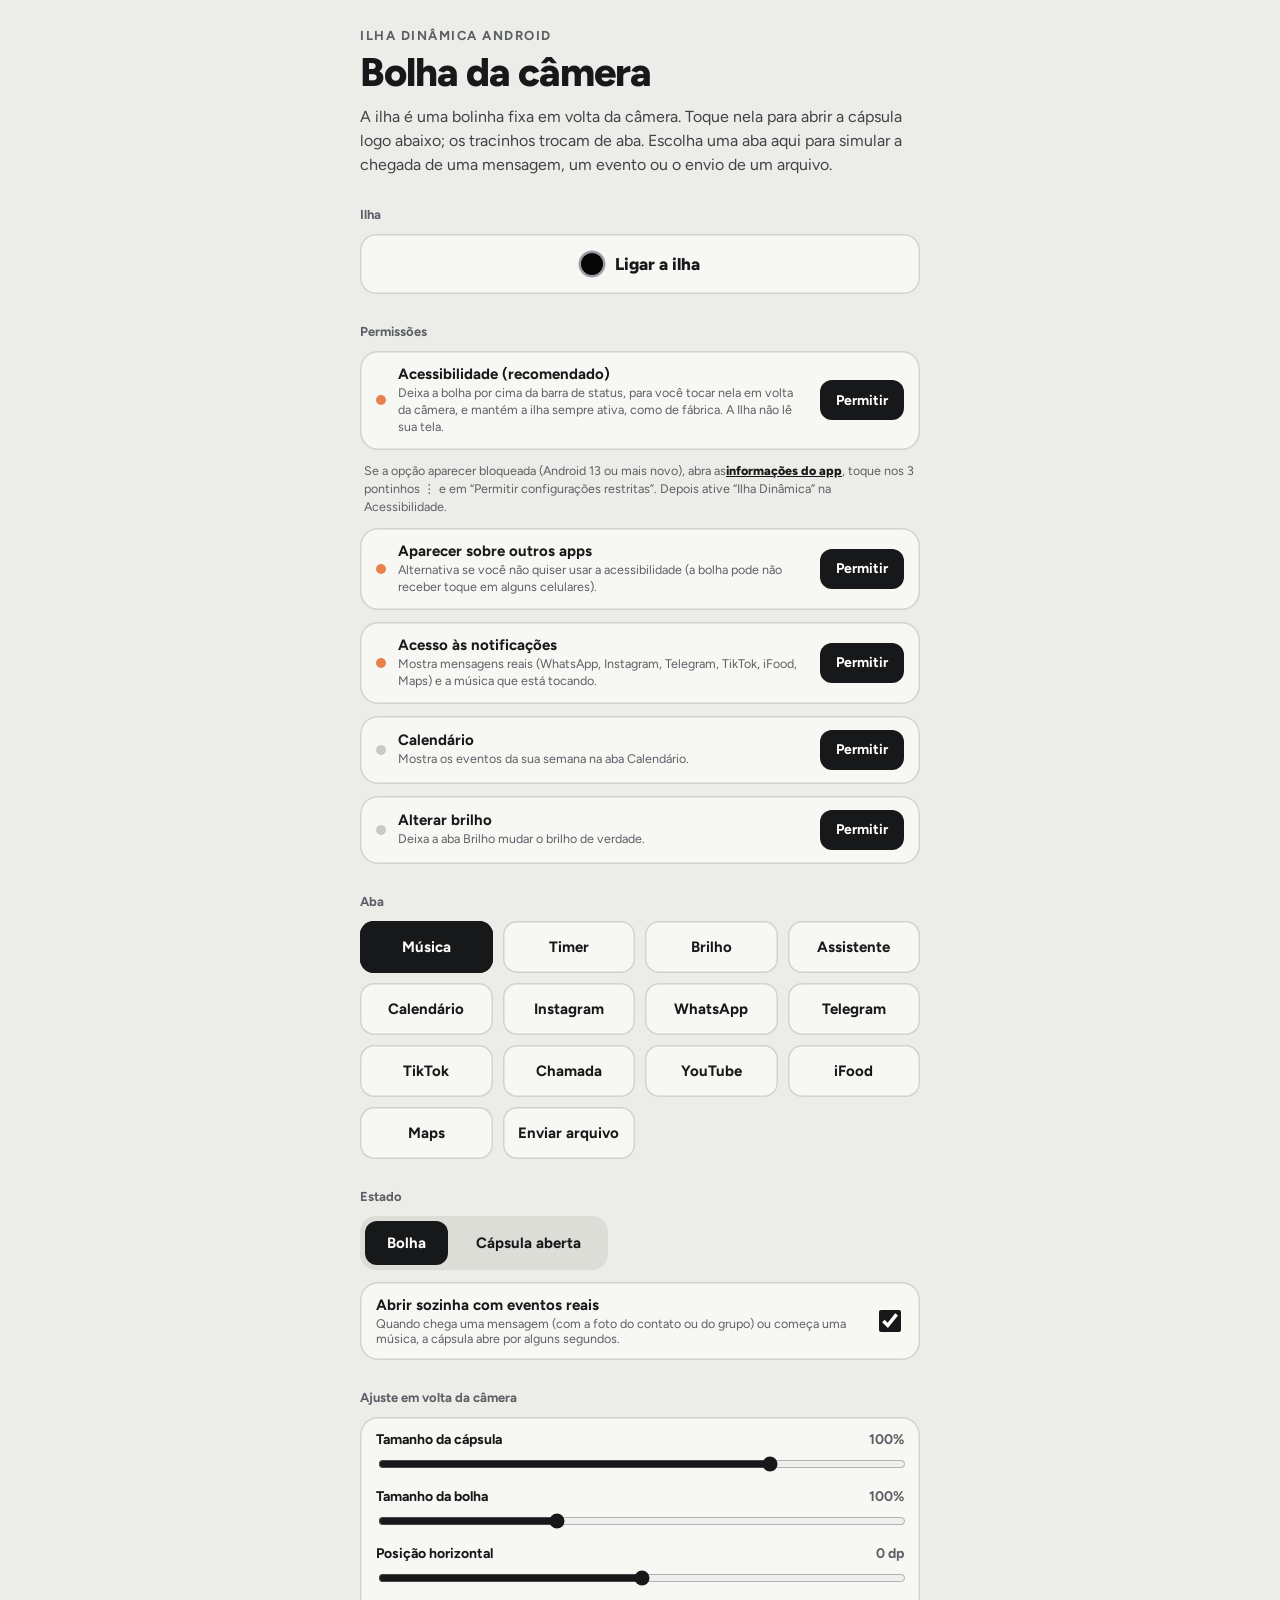
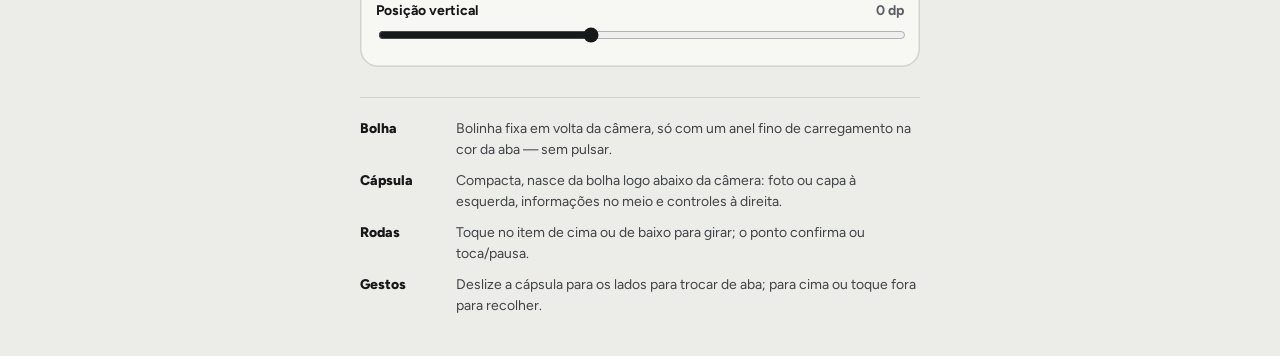
<file: ilha-dinamica/app/src/main/assets/panel.html>
<!DOCTYPE html>
<html lang="pt-BR">
<head>
<meta charset="utf-8">
<meta name="viewport" content="width=device-width,initial-scale=1,maximum-scale=1,user-scalable=no">
<title>Ilha Dinâmica</title>
<style>
@font-face{font-family:'Figtree';font-style:normal;font-weight:300 900;src:url(figtree.woff2) format('woff2')}
*{box-sizing:border-box;-webkit-tap-highlight-color:transparent}
html,body{margin:0;background:#ECEDE8;color:#17181A;font-family:Figtree,system-ui,sans-serif}
body{padding:28px 16px 40px}
.cb{border:0;cursor:pointer;font:inherit;outline:none}
.cb:active{transform:scale(.97)}
.lbl{font-size:13px;font-weight:700;color:#5C6066}
.sec{display:flex;flex-direction:column;gap:12px}
.card{background:#F7F7F4;border-radius:18px;box-shadow:inset 0 0 0 1.5px #D2D3CD;padding:14px 16px;display:flex;align-items:center;gap:12px}
.dot{width:10px;height:10px;border-radius:50%;flex:none}
.pill{height:40px;padding:0 16px;border-radius:12px;font-size:14px;font-weight:700;white-space:nowrap}
input[type=range]{width:100%;accent-color:#17181A;height:28px}
.row{display:flex;gap:10px;font-size:14px;line-height:1.5;color:#3F4247}
.row b{font-weight:800;color:#17181A;width:86px;flex:none}
</style>
</head>
<body>
<div id="root"></div>
<script src="preact-htm.js"></script>
<script src="panel.js"></script>
</body>
</html>
</file>
